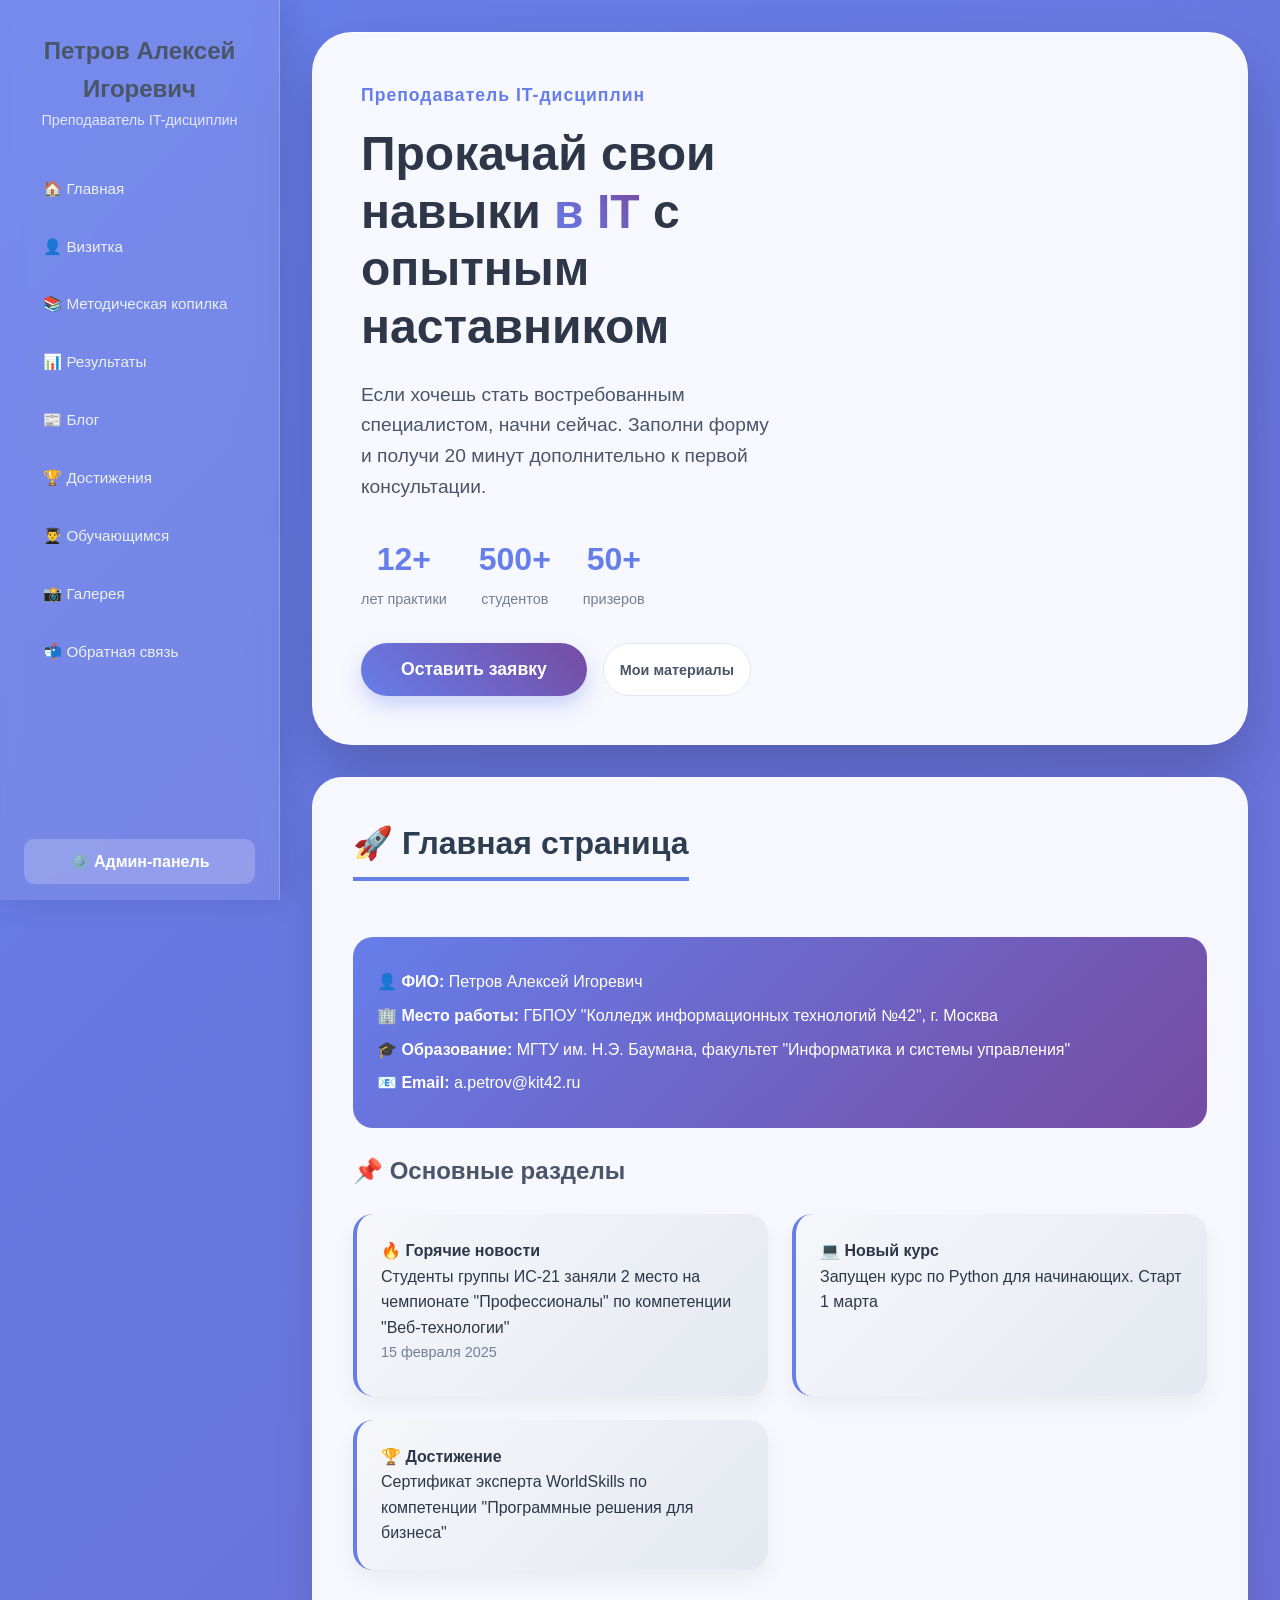
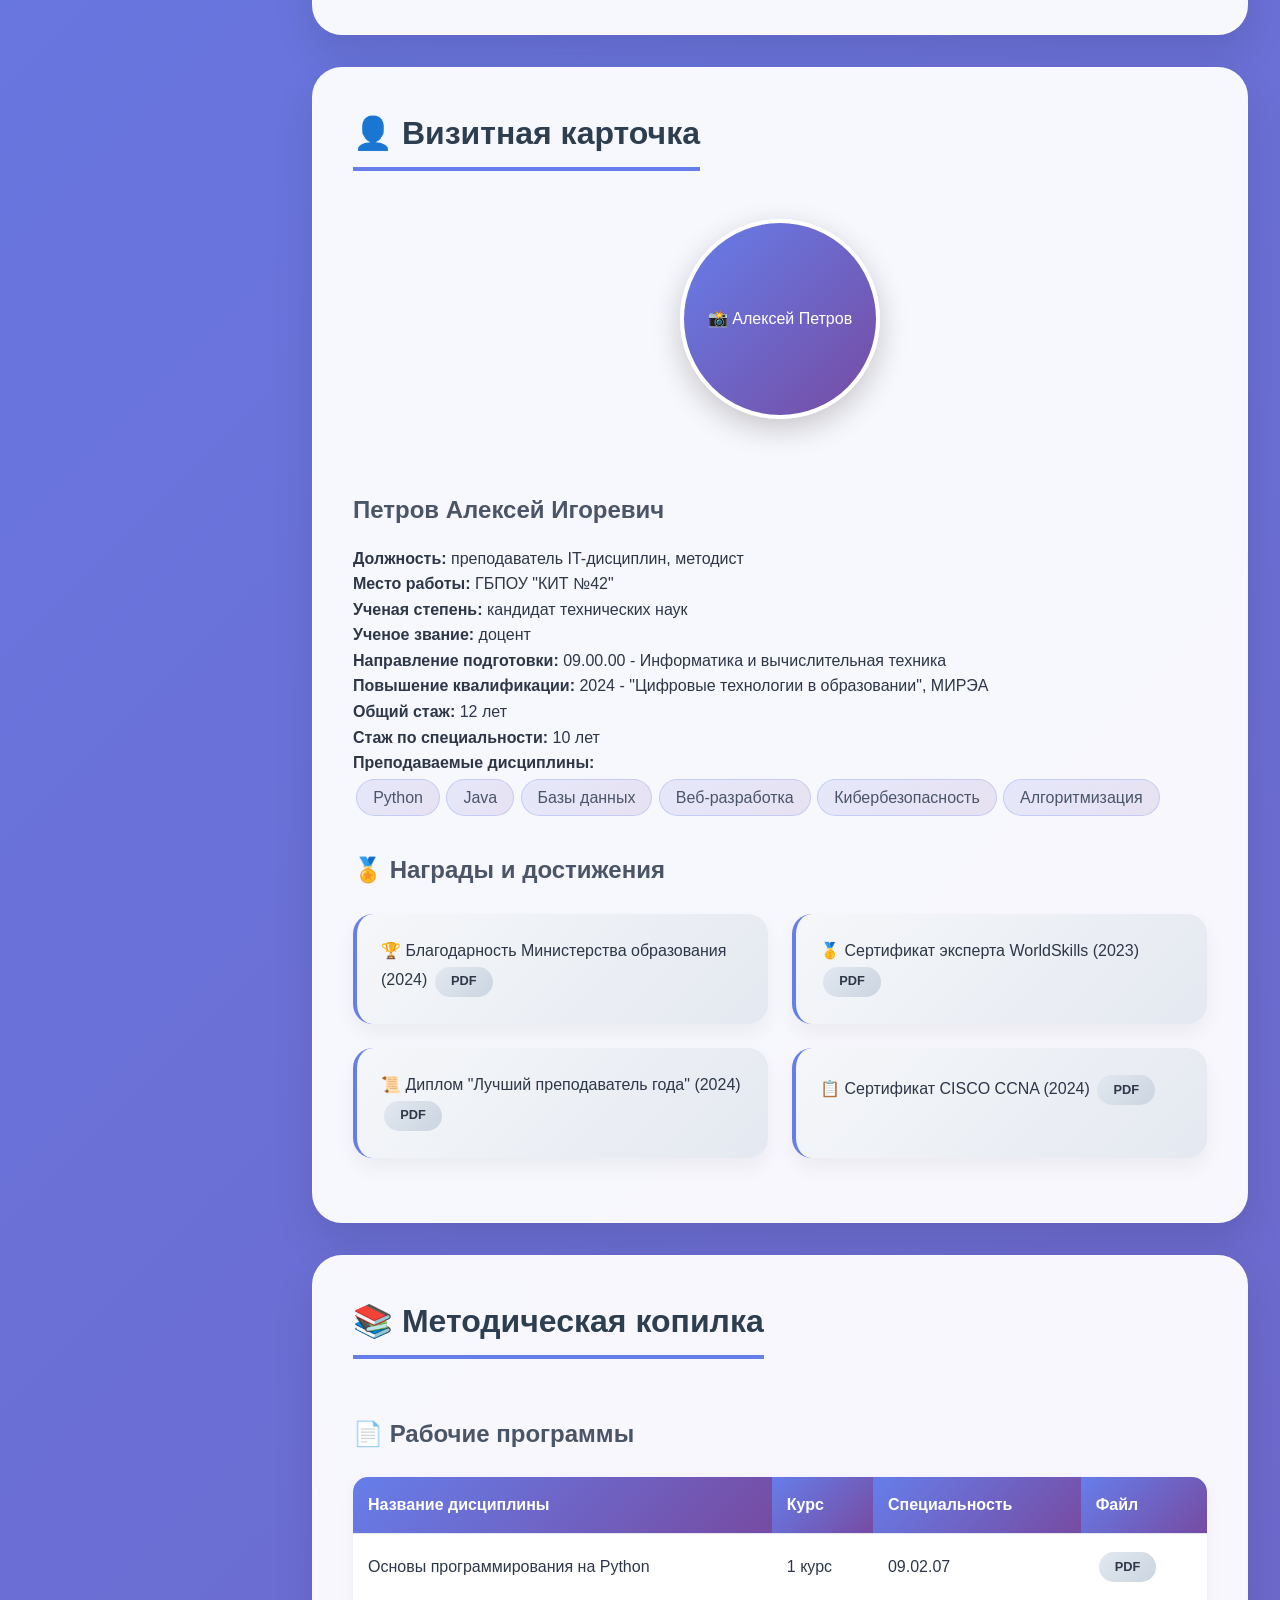
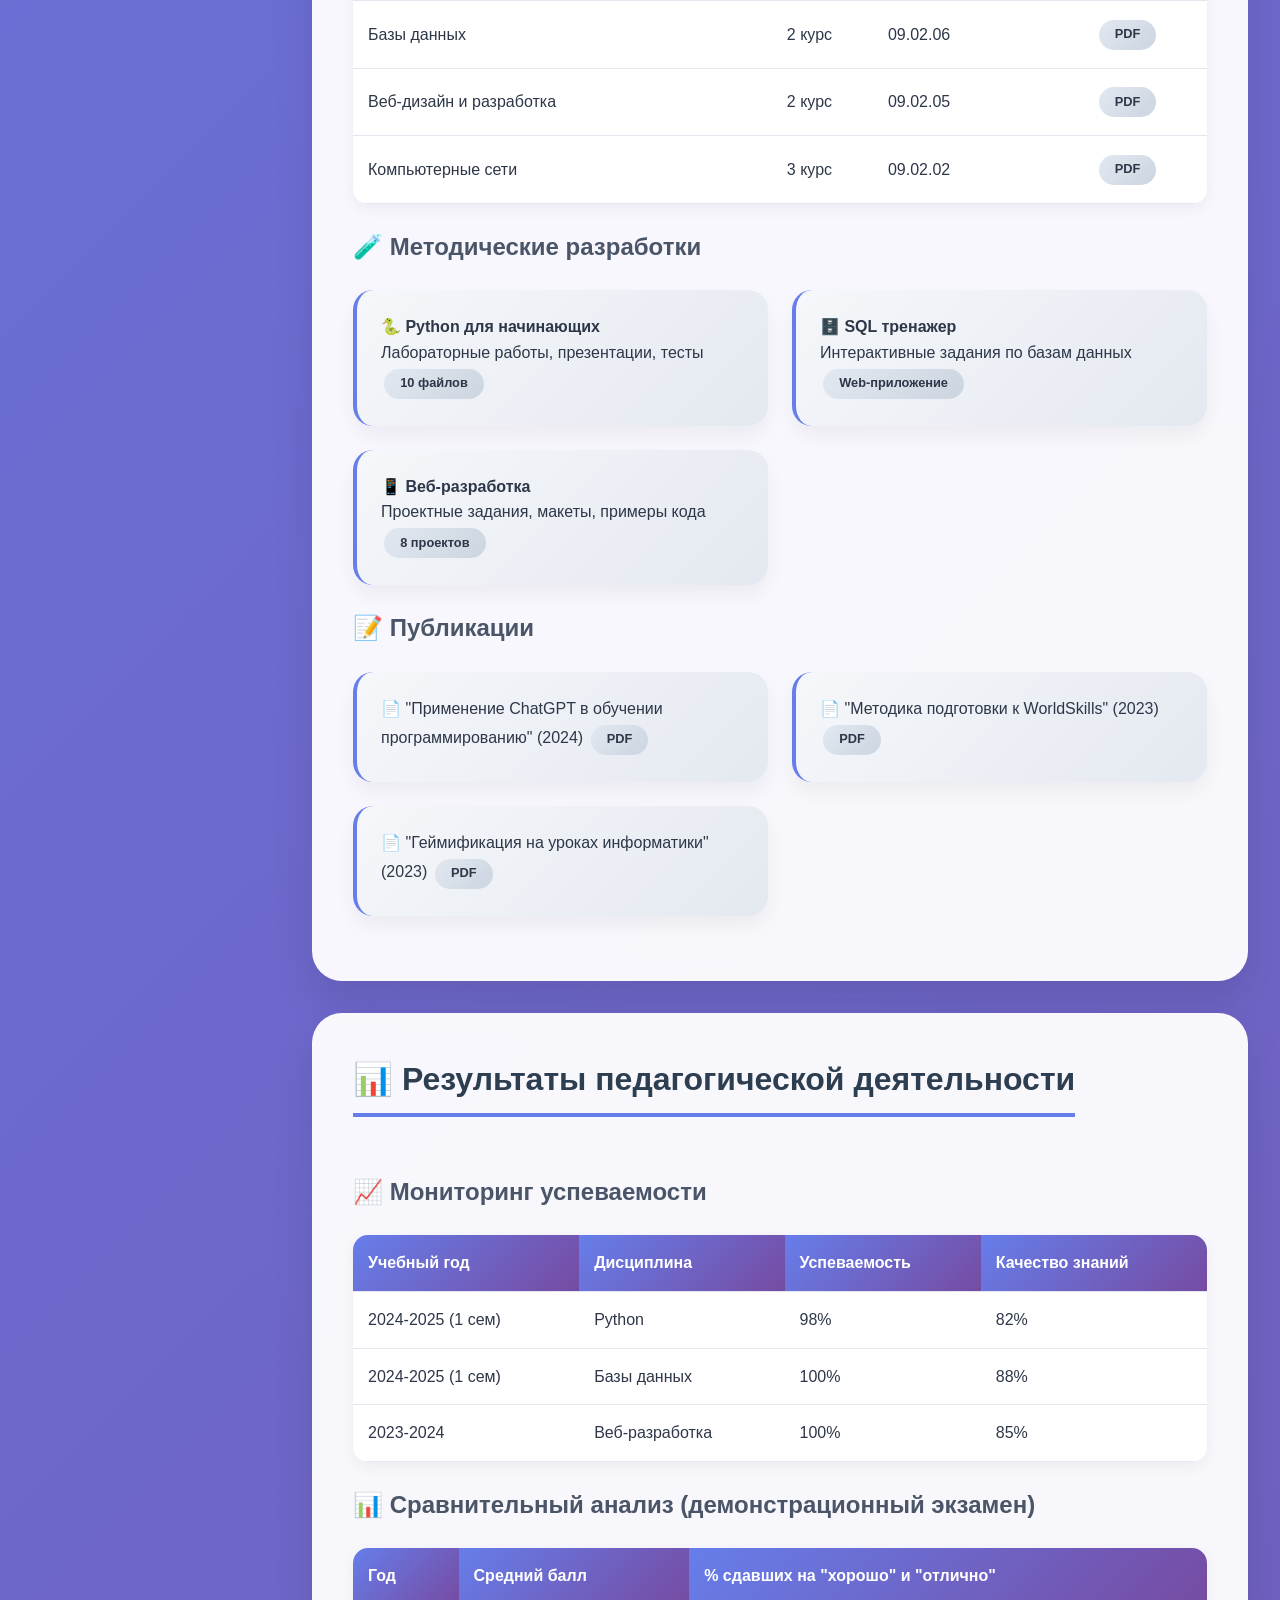
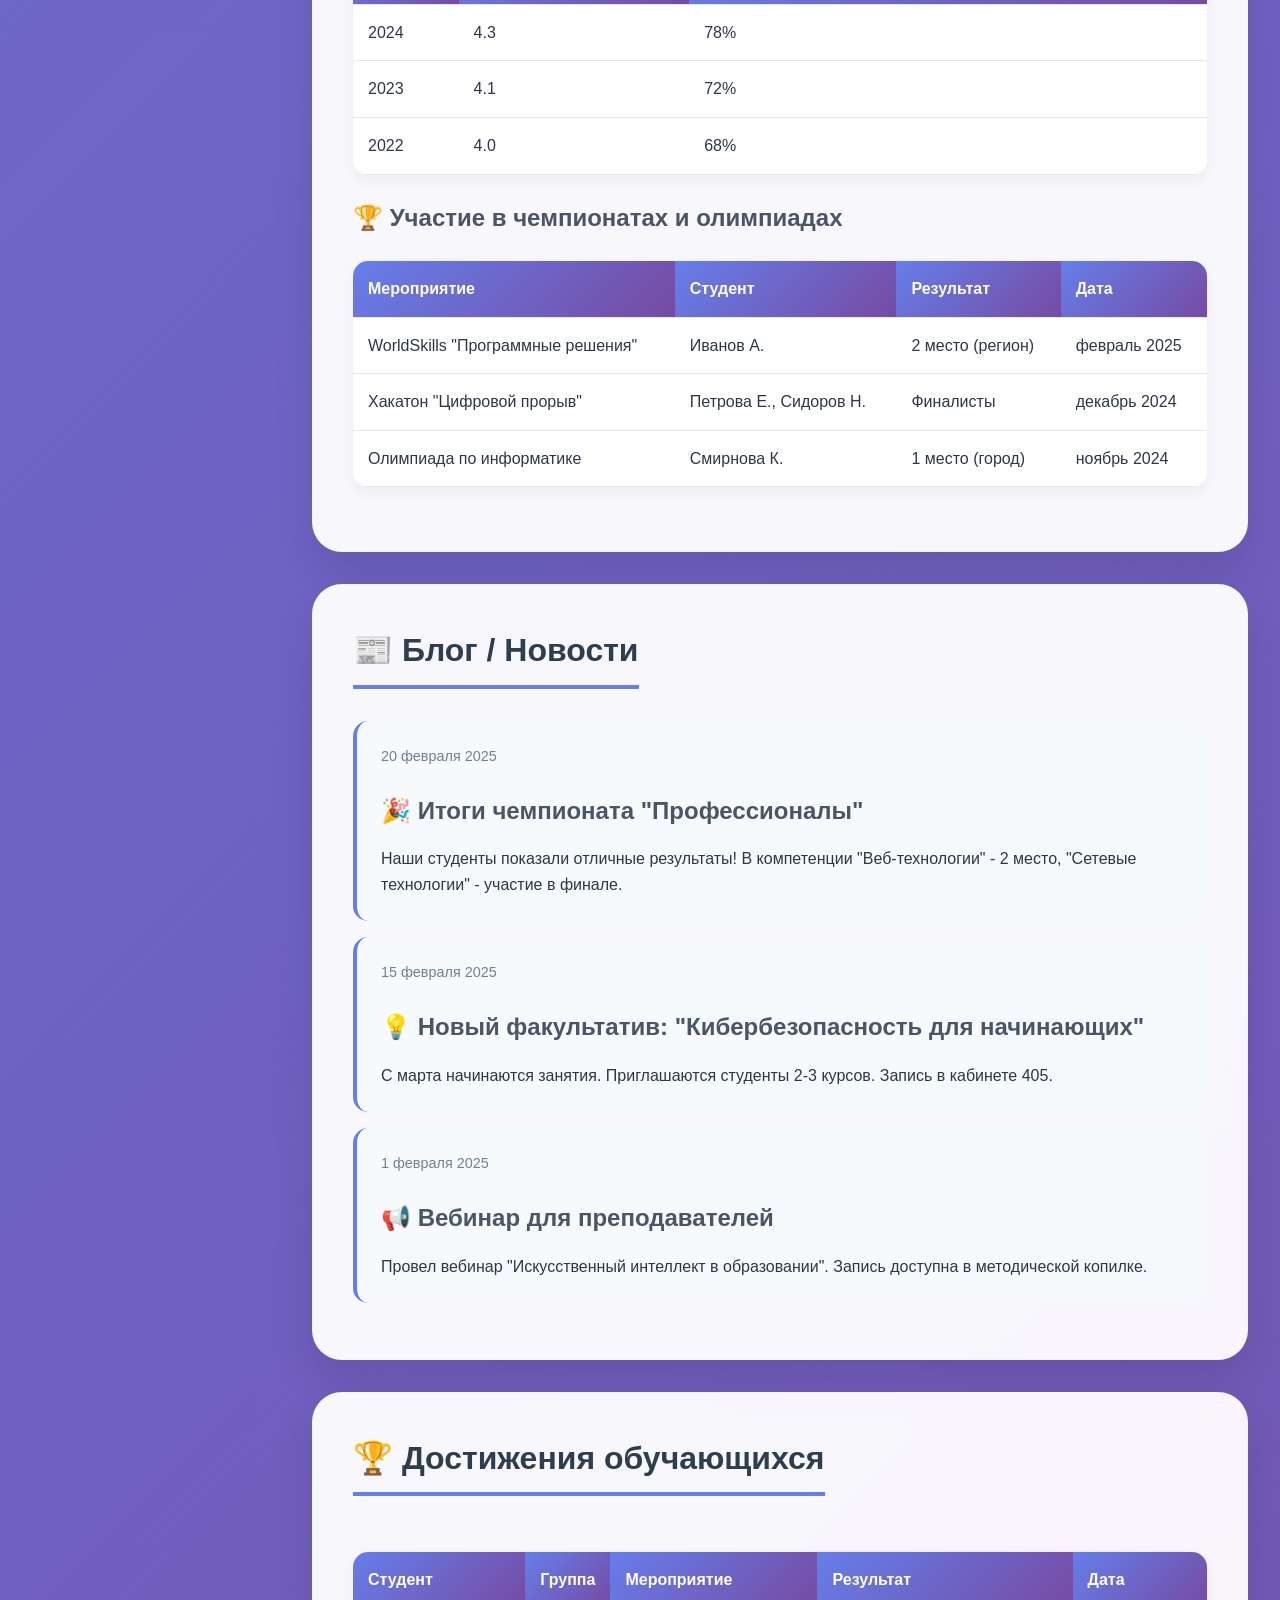
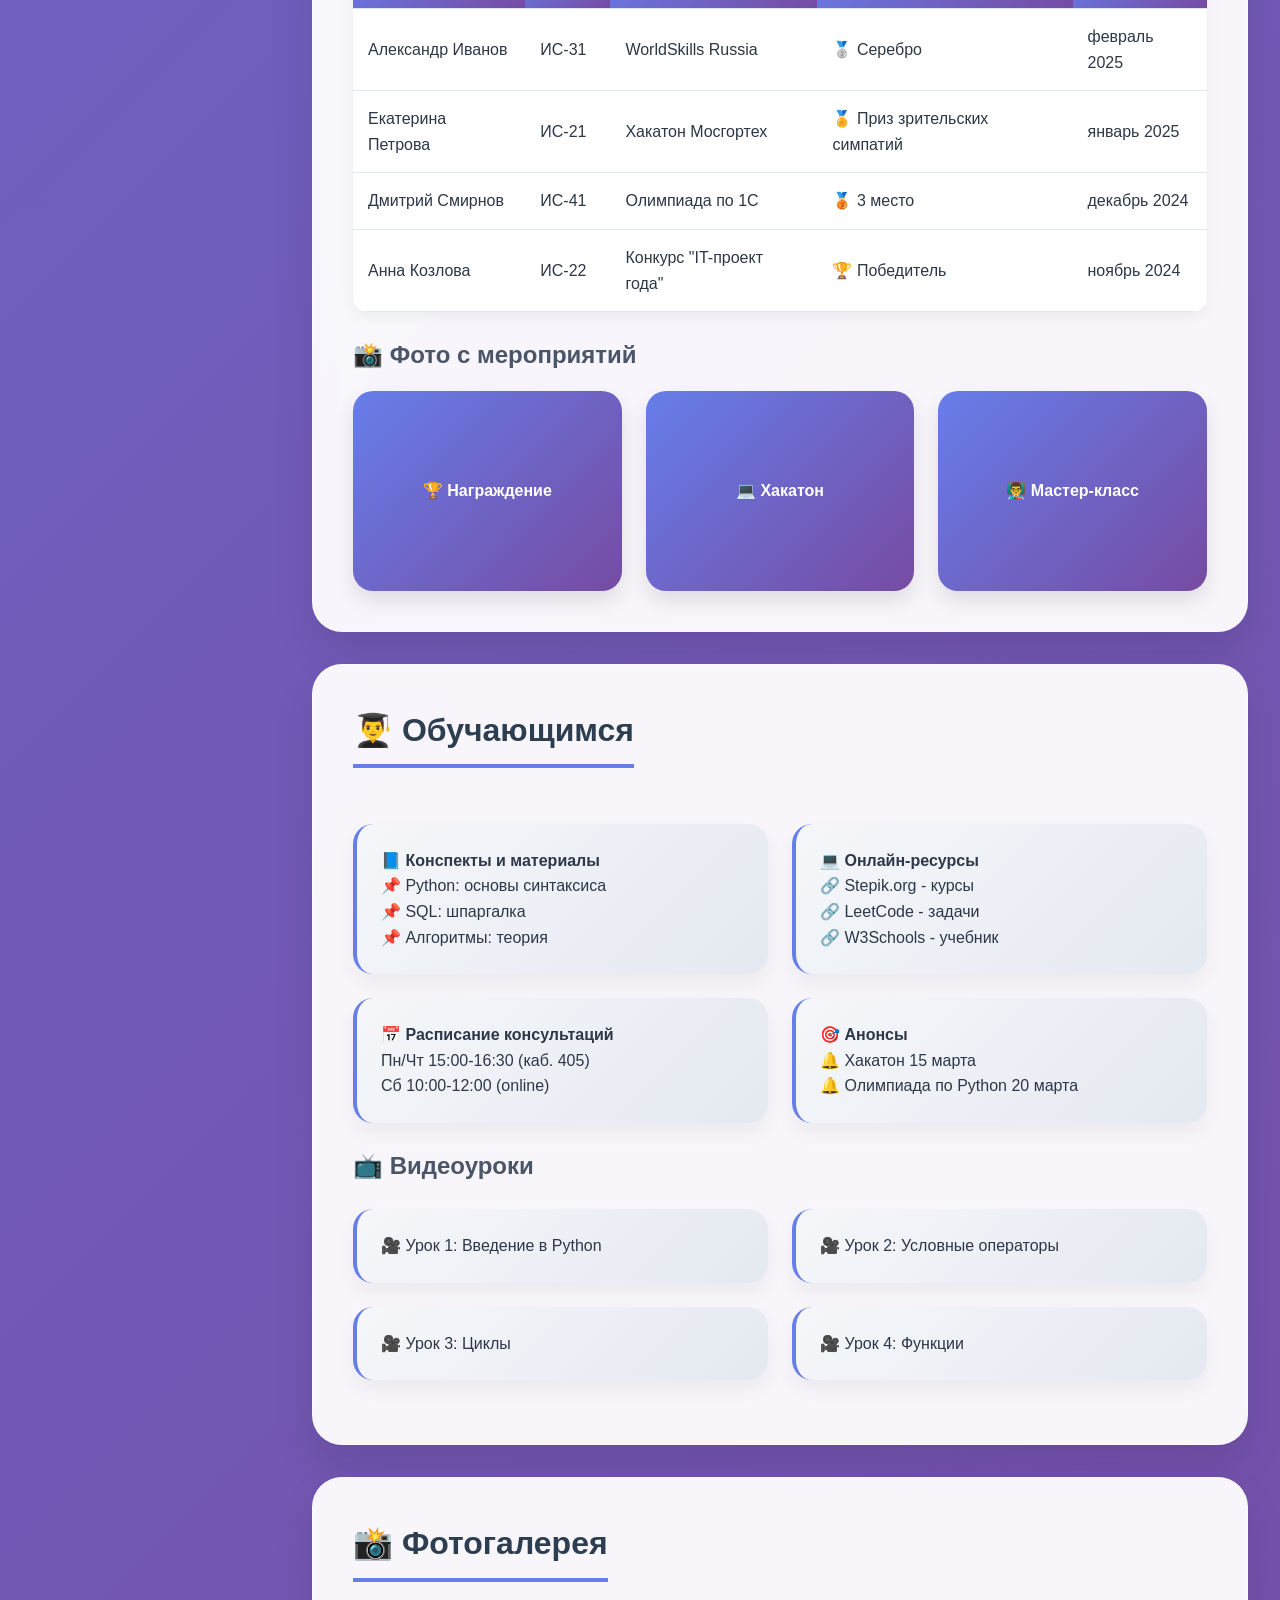
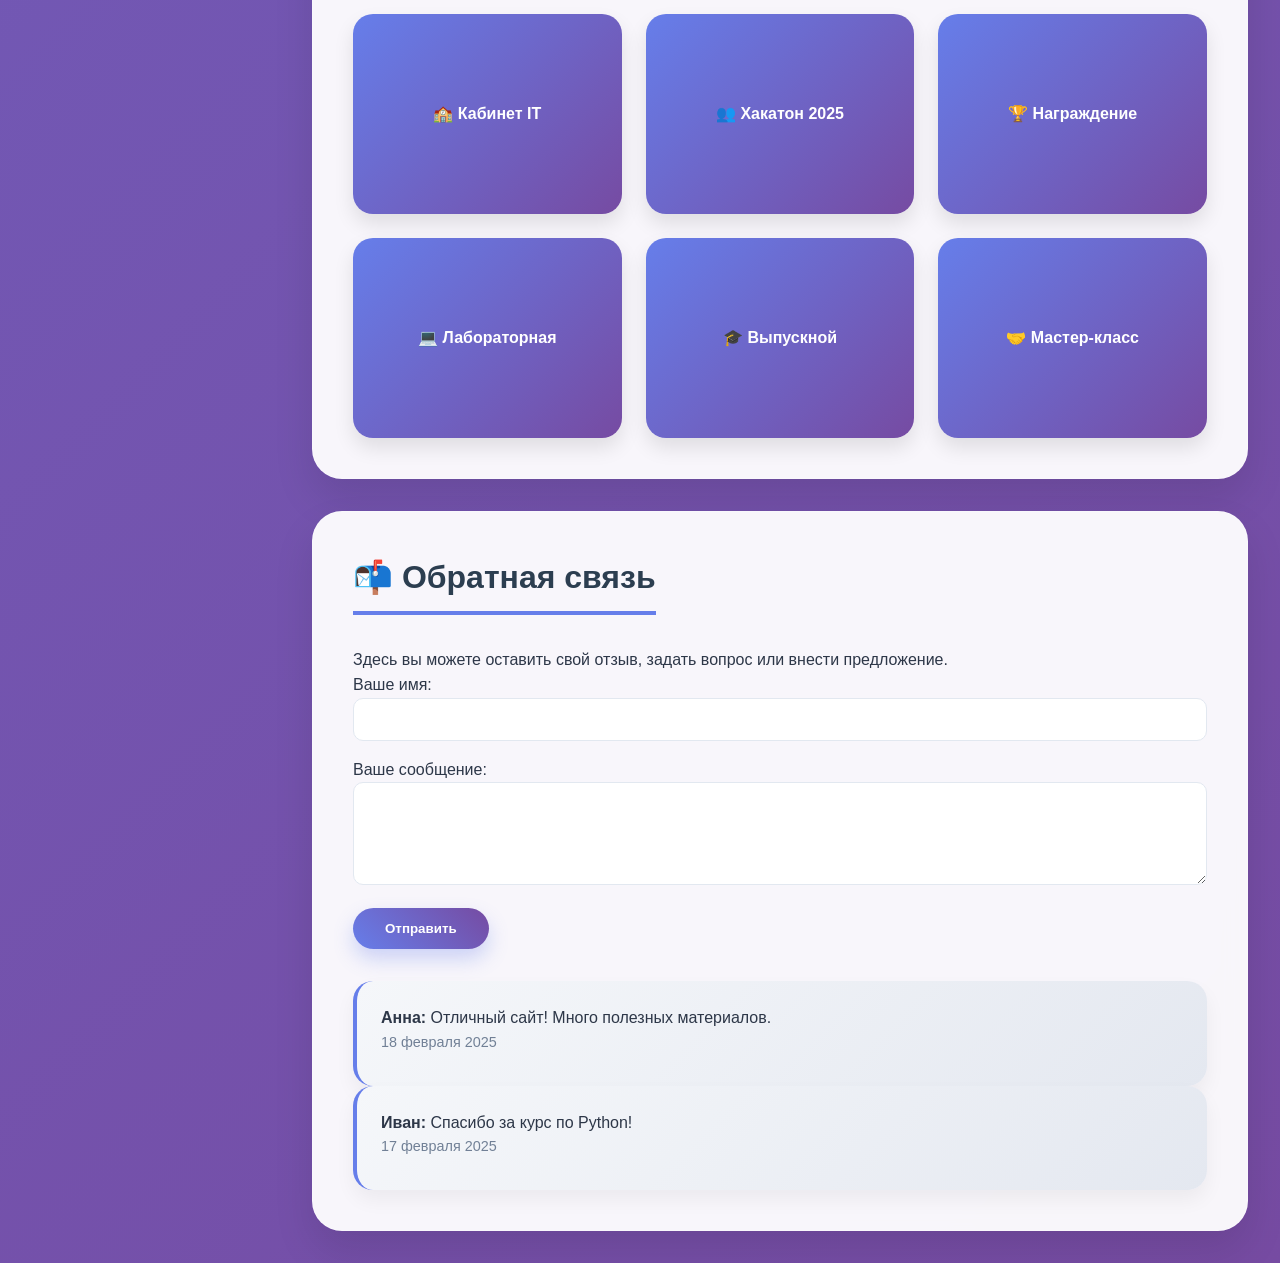
<file: index.html>
<!DOCTYPE html>
<html lang="ru">
<head>
    <meta charset="UTF-8">
    <meta name="viewport" content="width=device-width, initial-scale=1.0">
    <link rel="stylesheet" href="styles.css">
    <title>IT-педагог | Персональный сайт преподавателя</title>
</head>
<body>

    <div class="main-layout">
        <aside id="sidebar">
            <!-- Sidebar content will be loaded dynamically -->
        </aside>

        <main id="content">
            <!-- Hero section -->
            <div class="hero" data-content-key="hero">
                <!-- Hero content will be loaded dynamically -->
            </div>

            <!-- Page sections -->
            <section id="home" class="page" data-content-key="home">
                <!-- Home content will be loaded dynamically -->
            </section>

            <section id="business-card" class="page" data-content-key="business-card">
                <!-- Business card content will be loaded dynamically -->
            </section>

            <section id="methodical" class="page" data-content-key="methodical">
                <!-- Methodical content will be loaded dynamically -->
            </section>

            <section id="results" class="page" data-content-key="results">
                <!-- Results content will be loaded dynamically -->
            </section>

            <section id="blog" class="page" data-content-key="blog">
                <!-- Blog content will be loaded dynamically -->
            </section>

            <section id="extracurricular" class="page" data-content-key="extracurricular">
                <!-- Extracurricular content will be loaded dynamically -->
            </section>

            <section id="students" class="page" data-content-key="students">
                <!-- Students content will be loaded dynamically -->
            </section>

            <section id="gallery" class="page" data-content-key="gallery">
                <!-- Gallery content will be loaded dynamically -->
            </section>

            <section id="guestbook" class="page" data-content-key="guestbook">
                <!-- Guestbook content will be loaded dynamically -->
            </section>
        </main>
    </div>

    <div id="admin-modal" class="modal-overlay" style="display: none;">
        <div class="modal-content">
            <div class="modal-header">
                <h2>Админ-Панель</h2>
                <button id="close-admin-panel" class="close-button">&times;</button>
            </div>
            <div class="modal-body">
                <!-- Admin panel content will be generated dynamically -->
            </div>
        </div>
    </div>

    <script src="app.js" defer></script>
    <script src="admin.js" defer></script>
</body>
</html>
</file>
<file: styles.css>
* {
    margin: 0;
    padding: 0;
    box-sizing: border-box;
    font-family: 'Segoe UI', Tahoma, Geneva, Verdana, sans-serif;
}

html {
    scroll-behavior: smooth;
}

body {
    background: linear-gradient(135deg, #667eea 0%, #764ba2 100%);
    color: #2d3748;
    line-height: 1.6;
}

.main-layout {
    display: flex;
}

#sidebar {
    width: 280px;
    position: fixed;
    top: 0;
    left: 0;
    height: 100vh;
    background: rgba(255, 255, 255, 0.1);
    backdrop-filter: blur(10px);
    border-right: 1px solid rgba(255, 255, 255, 0.2);
    padding: 2rem 1.5rem;
    box-shadow: 10px 0 30px rgba(0,0,0,0.1);
    z-index: 1000;
    overflow-y: auto;
}

.teacher-info {
    text-align: center;
    margin-bottom: 2rem;
    color: white;
}

.teacher-info h3 {
    margin: 0;
    font-size: 1.5rem;
}

.teacher-info p {
    font-size: 0.9rem;
    opacity: 0.8;
}

#sidebar nav ul {
    list-style: none;
    display: flex;
    flex-direction: column;
    gap: 0.5rem;
}

#sidebar nav ul li a {
    color: #ecf0f1;
    text-decoration: none;
    font-weight: 500;
    padding: 0.8rem 1.2rem;
    border-radius: 10px;
    transition: all 0.3s;
    font-size: 0.95rem;
    display: block;
}

#sidebar nav ul li a:hover,
#sidebar nav ul li a.active {
    background: rgba(255, 255, 255, 0.2);
    transform: translateX(5px);
}

#content {
    margin-left: 280px;
    padding: 2rem;
    width: calc(100% - 280px);
}

.page {
    background: rgba(255, 255, 255, 0.95);
    backdrop-filter: blur(10px);
    border-radius: 30px;
    padding: 2.5rem;
    margin-bottom: 2rem;
    box-shadow: 0 20px 40px rgba(0,0,0,0.1);
    border: 1px solid rgba(255,255,255,0.2);
}

.page:last-child {
    margin-bottom: 0;
}

h2 {
    color: #2c3e50;
    border-bottom: 4px solid #667eea;
    padding-bottom: 0.5rem;
    margin-bottom: 2rem;
    font-size: 2rem;
    display: inline-block;
}

h3 {
    color: #4a5568;
    margin: 1.5rem 0 1rem;
    font-size: 1.5rem;
}

.card-grid {
    display: grid;
    grid-template-columns: repeat(auto-fill, minmax(300px, 1fr));
    gap: 1.5rem;
    margin: 1.5rem 0;
}

.card {
    background: linear-gradient(135deg, #f5f7fa 0%, #e4e8f0 100%);
    border-radius: 20px;
    padding: 1.5rem;
    box-shadow: 0 10px 20px rgba(0,0,0,0.05);
    border-left: 4px solid #667eea;
    transition: transform 0.3s;
}

.card:hover {
    transform: translateY(-5px);
}

.contact-info {
    background: linear-gradient(135deg, #667eea 0%, #764ba2 100%);
    color: white;
    padding: 1.5rem;
    border-radius: 20px;
    margin: 1.5rem 0;
}

.contact-info p {
    margin: 0.5rem 0;
}

.photo-placeholder {
    background: linear-gradient(135deg, #667eea, #764ba2);
    width: 200px;
    height: 200px;
    border-radius: 50%;
    margin: 1rem auto;
    display: flex;
    align-items: center;
    justify-content: center;
    color: white;
    font-size: 1rem;
    border: 4px solid white;
    box-shadow: 0 10px 30px rgba(0,0,0,0.2);
}

table {
    width: 100%;
    border-collapse: collapse;
    margin: 1.5rem 0;
    background: white;
    border-radius: 15px;
    overflow: hidden;
    box-shadow: 0 5px 15px rgba(0,0,0,0.05);
}

th {
    background: linear-gradient(135deg, #667eea, #764ba2);
    color: white;
    font-weight: 600;
}

th, td {
    padding: 15px;
    text-align: left;
    border-bottom: 1px solid #e2e8f0;
}

tr:hover {
    background: #f7fafc;
}

.btn {
    display: inline-block;
    background: linear-gradient(45deg, #667eea, #764ba2);
    color: white;
    padding: 0.8rem 2rem;
    border: none;
    border-radius: 50px;
    cursor: pointer;
    text-decoration: none;
    font-weight: 600;
    transition: all 0.3s;
    box-shadow: 0 10px 20px rgba(102, 126, 234, 0.3);
}

.btn:hover {
    transform: translateY(-2px);
    box-shadow: 0 15px 30px rgba(102, 126, 234, 0.4);
}

.doc-badge {
    background: linear-gradient(135deg, #e2e8f0, #cbd5e0);
    padding: 0.3rem 1rem;
    border-radius: 30px;
    font-size: 0.8rem;
    display: inline-block;
    margin: 0.2rem;
    color: #2d3748;
    font-weight: 600;
}

.gallery {
    display: grid;
    grid-template-columns: repeat(auto-fill, minmax(250px, 1fr));
    gap: 1.5rem;
}

.gallery-item {
    background: linear-gradient(135deg, #667eea, #764ba2);
    min-height: 200px;
    border-radius: 20px;
    display: flex;
    align-items: center;
    justify-content: center;
    color: white;
    font-weight: 600;
    transition: transform 0.3s;
    box-shadow: 0 10px 20px rgba(0,0,0,0.1);
}

.gallery-item:hover {
    transform: scale(1.05);
}

.news-item {
    padding: 1.5rem;
    border-radius: 15px;
    background: #f7fafc;
    margin-bottom: 1rem;
    border-left: 4px solid #667eea;
}

.news-date {
    color: #718096;
    font-size: 0.9rem;
    margin-bottom: 0.5rem;
}

.code-snippet {
    background: #2d3748;
    color: #e2e8f0;
    padding: 1rem;
    border-radius: 10px;
    font-family: 'Courier New', monospace;
    margin: 1rem 0;
}

.skill-tag {
    background: linear-gradient(135deg, #667eea20, #764ba220);
    color: #4a5568;
    padding: 0.3rem 1rem;
    border-radius: 30px;
    display: inline-block;
    margin: 0.2rem;
    border: 1px solid #667eea40;
}

@media (max-width: 1200px) {
    #sidebar {
        width: 240px;
    }
    #content {
        margin-left: 240px;
        width: calc(100% - 240px);
    }
}

@media (max-width: 992px) {
    #sidebar {
        left: -280px;
        transition: left 0.3s;
    }
    #content {
        margin-left: 0;
        width: 100%;
        padding: 1rem;
    }
    .main-layout.sidebar-open #sidebar {
        left: 0;
    }
    /* Simple menu toggle button - you'd add this to your HTML */
    .menu-toggle {
        display: block;
        position: fixed;
        top: 1rem;
        right: 1rem;
        background: #667eea;
        color: white;
        border: none;
        padding: 0.8rem;
        border-radius: 50%;
        z-index: 1001;
        cursor: pointer;
    }
}

@media (max-width: 768px) {
    .page {
        padding: 1.5rem;
    }
    h2 {
        font-size: 1.8rem;
    }
    .card-grid {
        grid-template-columns: 1fr;
    }
}

/* Hero Section Styles */
.hero {
    background: rgba(255, 255, 255, 0.95);
    backdrop-filter: blur(10px);
    border-radius: 40px;
    margin-bottom: 2rem;
    box-shadow: 0 30px 60px rgba(0,0,0,0.2);
    display: flex;
    align-items: stretch; /* Stretch children to fill height */
    gap: 0; /* No gap */
    padding: 0; /* No padding */
    border: 1px solid rgba(255,255,255,0.3);
    overflow: hidden; /* Important to clip the photo container */
}

.hero-content {
    flex: 1;
    text-align: left;
    padding: 3rem; /* Add padding here instead */
}

.hero-badge {
    color: #667eea;
    font-weight: 600;
    letter-spacing: 1px;
    margin-bottom: 1rem;
    font-size: 1.1rem;
}

.hero-content h1 {
    font-size: 3rem;
    line-height: 1.2;
    margin-bottom: 1.5rem;
    color: #2d3748;
}

.hero-content h1 span {
    background: linear-gradient(45deg, #667eea, #764ba2);
    -webkit-background-clip: text;
    -webkit-text-fill-color: transparent;
}

.hero-description {
    font-size: 1.2rem;
    color: #4a5568;
    margin-bottom: 2rem;
}

.hero-stats {
    display: flex;
    gap: 2rem;
    margin-bottom: 2rem;
    justify-content: flex-start;
}

.stat-item {
    text-align: center;
}

.stat-number {
    font-size: 2rem;
    font-weight: 700;
    color: #667eea;
    display: block;
}

.stat-label {
    color: #718096;
    font-size: 0.9rem;
}

.hero-buttons {
    display: flex;
    gap: 1rem;
    justify-content: flex-start;
}

.btn-primary {
    background: linear-gradient(45deg, #667eea, #764ba2);
    color: white;
    padding: 1rem 2.5rem;
    border: none;
    border-radius: 50px;
    font-size: 1.1rem;
    font-weight: 600;
    cursor: pointer;
    transition: all 0.3s;
    box-shadow: 0 10px 20px rgba(102, 126, 234, 0.3);
}

.btn-primary:hover {
    transform: translateY(-2px);
    box-shadow: 0 15px 30px rgba(102, 126, 234, 0.4);
}

.btn-secondary {
    background: white;
    color: #667eea;
    padding: 1rem 2.5rem;
    border: 2px solid #667eea;
    border-radius: 50px;
    font-size: 1.1rem;
    font-weight: 600;
    cursor: pointer;
    transition: all 0.3s;
}

.btn-secondary:hover {
    background: #667eea10;
    transform: translateY(-2px);
}

.hero-image {
    flex: 1;
    display: flex;
    align-items: stretch; /* Stretch photo container */
}

.hero-photo-container {
    width: 100%;
    background-size: cover;
    background-position: center;
    /* No border or radius to make it flush */
}


/* Admin Panel Button */
.admin-panel-button {
    position: absolute;
    bottom: 1rem;
    left: 1.5rem;
    right: 1.5rem;
}

#open-admin-panel {
    width: 100%;
    padding: 0.8rem;
    background: rgba(255, 255, 255, 0.2);
    border: none;
    border-radius: 10px;
    color: white;
    cursor: pointer;
    font-size: 1rem;
    font-weight: 600;
    transition: background 0.3s;
}

#open-admin-panel:hover {
    background: rgba(255, 255, 255, 0.3);
}

/* Modal Styles */
.modal-overlay {
    position: fixed;
    top: 0;
    left: 0;
    width: 100%;
    height: 100%;
    background: rgba(0, 0, 0, 0.6);
    display: flex;
    align-items: center;
    justify-content: center;
    z-index: 2000;
    backdrop-filter: blur(5px);
}

.modal-content {
    background: white;
    border-radius: 15px;
    width: 90%;
    max-width: 800px;
    max-height: 90vh;
    box-shadow: 0 10px 30px rgba(0,0,0,0.2);
    display: flex;
    flex-direction: column;
}

.modal-header {
    display: flex;
    justify-content: space-between;
    align-items: center;
    padding: 1rem 1.5rem;
    border-bottom: 1px solid #e2e8f0;
}

.modal-header h2 {
    margin: 0;
    font-size: 1.5rem;
    color: #2d3748;
    border: none;
}

.close-button {
    background: none;
    border: none;
    font-size: 2rem;
    cursor: pointer;
    color: #718096;
    line-height: 1;
}

.modal-body {
    padding: 1.5rem;
    overflow-y: auto;
}

/* Admin Panel Form Styles */
.admin-section {
    margin-bottom: 2rem;
}
.admin-section h3 {
    border-bottom: 2px solid #e2e8f0;
    padding-bottom: 0.5rem;
    margin-bottom: 1rem;
}
.form-group {
    margin-bottom: 1rem;
}
.form-group label {
    display: block;
    font-weight: 600;
    margin-bottom: 0.5rem;
}
.form-control {
    width: 100%;
    padding: 0.8rem;
    border: 1px solid #cbd5e0;
    border-radius: 8px;
    font-size: 1rem;
}
.theme-switcher label {
    margin-right: 1rem;
}
.toggles-grid {
    display: grid;
    grid-template-columns: repeat(auto-fill, minmax(200px, 1fr));
    gap: 1rem;
}
.toggle-group {
    display: flex;
    align-items: center;
    justify-content: space-between;
    background: #f7fafc;
    padding: 0.8rem;
    border-radius: 8px;
}
.toggle-switch {
    position: relative;
    display: inline-block;
    width: 50px;
    height: 28px;
}
.toggle-switch input {
    opacity: 0;
    width: 0;
    height: 0;
}
.slider {
    position: absolute;
    cursor: pointer;
    top: 0;
    left: 0;
    right: 0;
    bottom: 0;
    background-color: #ccc;
    transition: .4s;
    border-radius: 28px;
}
.slider:before {
    position: absolute;
    content: "";
    height: 20px;
    width: 20px;
    left: 4px;
    bottom: 4px;
    background-color: white;
    transition: .4s;
    border-radius: 50%;
}
input:checked + .slider {
    background-color: #667eea;
}
input:checked + .slider:before {
    transform: translateX(22px);
}

/* Styles for dynamic list items in admin panel */
.dynamic-list-container {
    margin-top: 1rem;
    border: 1px solid #e2e8f0;
    padding: 1rem;
    border-radius: 8px;
}
.dynamic-list-item {
    display: flex;
    gap: 0.5rem;
    align-items: center;
    margin-bottom: 0.5rem;
    padding-bottom: 0.5rem;
    border-bottom: 1px solid #f1f5f9;
}
.dynamic-list-item:last-child {
    margin-bottom: 0;
    padding-bottom: 0;
    border-bottom: none;
}
.dynamic-list-item input {
    flex: 1;
}
.btn-danger {
    background-color: #ef4444;
    color: white;
    border: none;
    padding: 0.5rem 0.8rem;
    border-radius: 5px;
    cursor: pointer;
}
hr {
    border: none;
    border-top: 1px solid #e2e8f0;
    margin: 1.5rem 0;
}

/* === Admin Panel Design === */

/* Tab navigation */
.admin-tabs {
    display: flex;
    flex-wrap: wrap;
    border-bottom: 1px solid #e2e8f0;
    margin: -1.5rem -1.5rem 1.5rem -1.5rem;
    padding: 0 1.5rem;
}
.admin-tab-link {
    padding: 0.8rem 1.2rem;
    cursor: pointer;
    border: none;
    background: none;
    font-size: 1rem;
    color: #4a5568;
    border-bottom: 3px solid transparent;
    margin-bottom: -1px;
    transition: all 0.2s;
}
.admin-tab-link:hover {
    background-color: #f7fafc;
    color: #2d3748;
}
.admin-tab-link.active {
    border-bottom-color: #667eea;
    font-weight: 600;
    color: #2d3748;
}

/* General modal adjustments */
.modal-content {
    background: #f7fafc;
}
.modal-header {
    background: white;
}
.modal-body {
    background: #f7fafc;
}

/* Save button styling */
#save-all-changes {
    margin-top: 2rem;
    padding: 1rem;
    font-size: 1.2rem;
    width: 100%;
    background: linear-gradient(45deg, #5a67d8, #5a67d8); /* Solid color on save button for emphasis */
}
#save-all-changes:hover {
    background: linear-gradient(45deg, #4c58b5, #4c58b5);
}

/* Better danger button */
.btn-danger {
    background-color: #f56565;
    transition: background-color 0.2s;
}
.btn-danger:hover {
    background-color: #e53e3e;
}

/* Better secondary button */
.btn-secondary {
    padding: 0.5rem 1rem;
    font-size: 0.9rem;
    background: white;
    border: 1px solid #e2e8f0;
    color: #4a5568;
}
.btn-secondary:hover {
    background: #e2e8f0;
    border-color: #cbd5e0;
}
</file>
